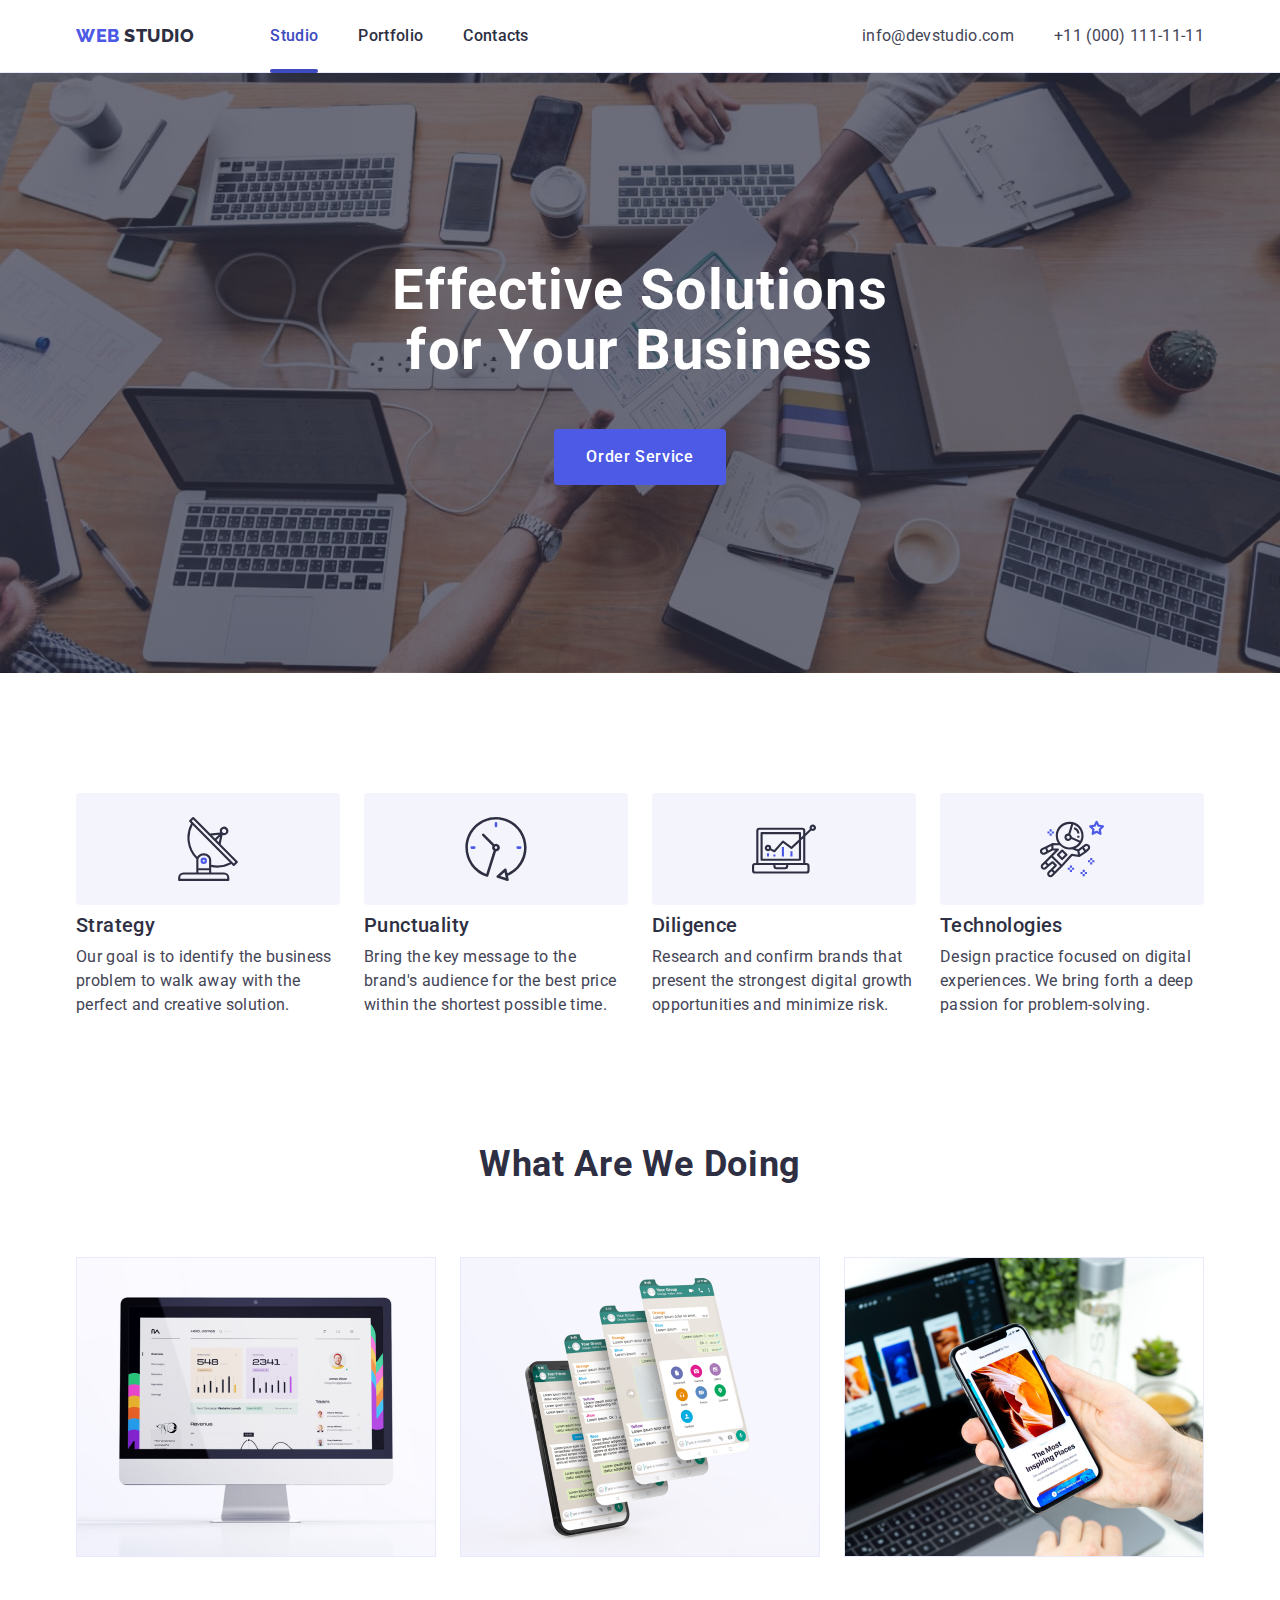
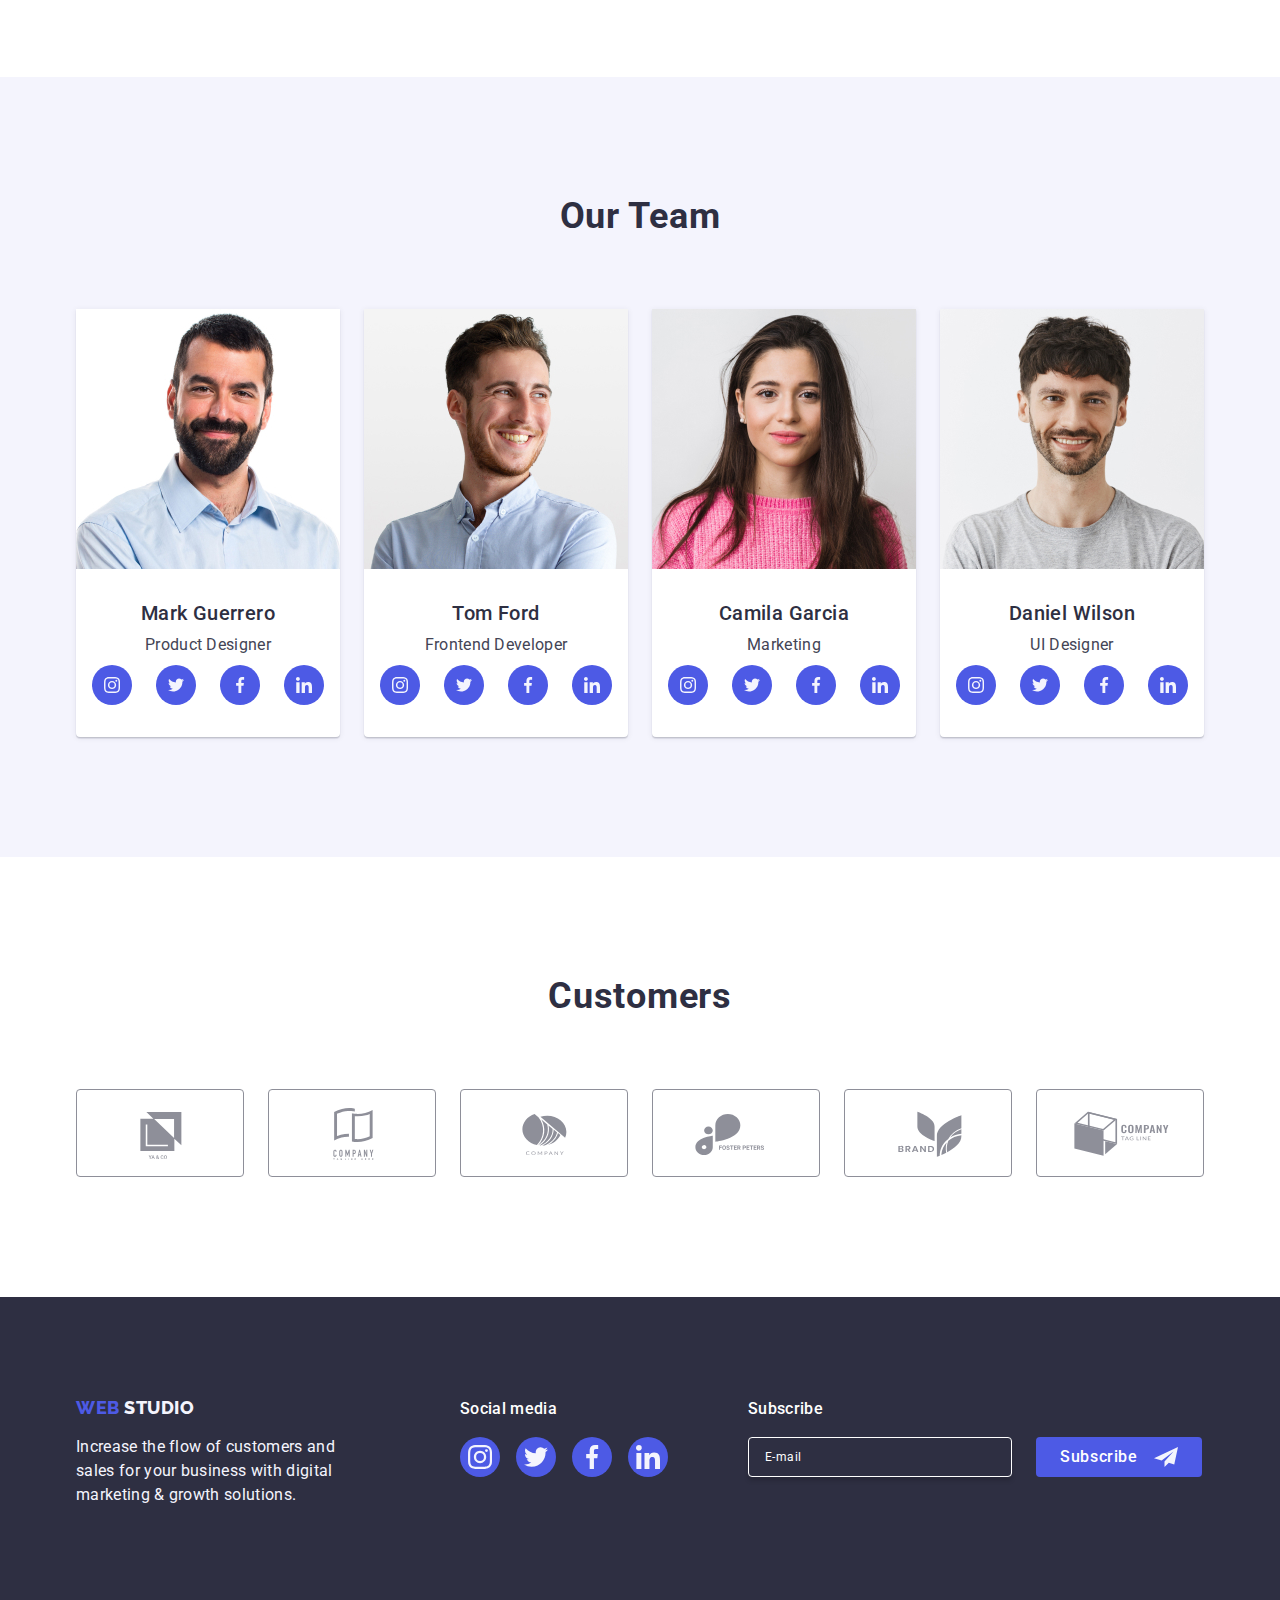
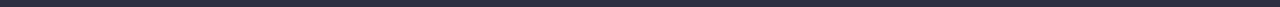
<file: index.html>
<!DOCTYPE html>
<html lang="en">
<head>
    <meta charset="UTF-8">
    <meta name="viewport" content="width=device-width, initial-scale=1.0">
    <title>Main page</title>
    <link rel="preconnect" href="https://fonts.googleapis.com">
    <link rel="preconnect" href="https://fonts.gstatic.com" crossorigin>
    <link href="https://fonts.googleapis.com/css2?family=Raleway:wght@800&family=Roboto:wght@400;500;700&display=swap" rel="stylesheet">
    <link rel="stylesheet" href="https://cdn.jsdelivr.net/npm/modern-normalize@2.0.0/modern-normalize.min.css">
    <link rel="stylesheet" href="./css/styles.css"/>
</head>

<body>
     <header class="main-header"> 
         <div class="navigation container"> 
            <nav class="list"> 
             <a href="./index.html" class="link logo"> Web <span class= "logo-part-two"> Studio </span></a>
                <ul class="list menu">
                    <li> <a href="./index.html" class= "link link-menu current"> Studio </a> </li>
                    <li> <a href="./portfolio.html" class="link link-menu"> Portfolio </a> </li>
                    <li> <a href="#" class="link link-menu"> Contacts </a> </li>
                </ul>    
            </nav>
    
            <address class="address">
                <ul class="list list-nav-portfolio"> 
                    <li> <a href="mailto:info@devstudio.com" class="link contact"> info@devstudio.com </a> </li>
                    <li> <a href="tel:+110001111111" class="link contact">+11 (000) 111-11-11</a> </li>
                </ul>
            </address>
         </div>
    </header> 
        
<main>

    <section class="section-one">
        <div class="container">     
            <h1 class="main-text">Effective Solutions for Your Business </h1>
            <button type="button" class="main-page-button" data-modal-open>Order Service</button>
        </div>
    </section>
   
   
    <section class="section-two-main-page"> 
        <div class="container list-section-two"> 
        <h2 class="visually-hidden">Strenghts</h2>
            <ul class="list section-two"> 
                <li class="list-section-two"> 
                    <div class="icon-section-two">
                        <svg  width="64" height="64">         
                        <use href="./images/icons.svg#icon-antenna">
                        </use>
                        </svg>
                    </div>
                     <h3 class="header-three">Strategy</h3>
                     <p class="paragraph">Our goal is to identify the business problem to walk away with the perfect and creative solution.</p> </li>
                
                <li class="list-section-two"> 
                    <div class="icon-section-two">
                        <svg width="64" height="64">
                            <use href="./images/icons.svg#icon-clock-1">
                            </use>
                        </svg>
                    </div>
                     <h3 class="header-three">Punctuality</h3>
                     <p class="paragraph">Bring the key message to the brand's audience for the best price within the shortest possible time.</p> </li>
                
                <li class="list-section-two"> 
                    <div class="icon-section-two">
                        <svg width="64" height="64">
                            <use href="./images/icons.svg#icon-diagram">
                            </use>
                        </svg>
                    </div>
                     <h3 class="header-three">Diligence</h3>
                     <p class="paragraph">Research and confirm brands that present the strongest digital growth opportunities and minimize risk.</p> </li>

                <li class="list-section-two">  
                <div class="icon-section-two">
                    <svg width="64" height="64">
                        <use href="./images/icons.svg#icon-astronaut">
                        </use>
                    </svg>
                </div>
                 <h3 class="header-three">Technologies</h3>
                 <p class="paragraph">Design practice focused on digital experiences. We bring forth a deep passion for problem-solving.</p></li>
            </ul>
        </div>    
    </section>   

      
    <section class="section-three">
        <div class="container">
            <h2 class="text-wawd">What are we doing</h2>
                <ul class="list spysok-section-three"> 
                    <li class="list-section-three"> <img src="./images/computer.jpg" alt="computer-picture" width="360"/> </li>
                    <li class="list-section-three"> <img src="./images/phone.jpg" alt="phone-picture" width="360"/> </li>
                    <li class="list-section-three"> <img src="./images/compphone.jpg" alt="compphone-picture" width="360"/></li>
                </ul>
        </div>
    </section>
    

    <section class="section-four">
        <div class="container">    
            <h2 class="text-our-team"> Our Team</h2>
            <ul class="list list-section-four"> 
                <li class="section-four-li">   
                <img src="images/mark.jpg" alt="mark.photo" width="264"/>
                <div class="name-job"> 
                <h3 class="header-section-four">Mark Guerrero</h3>
                <p class="paragraph-our-team">Product Designer</p> 
                    <ul class=" list list-socialmedia-icons">
                        <li class="list item-svg-icons"> 
                            <a href="#" class="item-svg-icons-background"> 
                                <svg class="svg-section-four" width="16" height="16">
                                    <use  href="./images/icons.svg#icon-instagram"> </use>
                                </svg> 
                            </a> 
                        </li>
                        <li class="list item-svg-icons"> 
                            <a href="#" class="item-svg-icons-background"> 
                                <svg class="svg-section-four" width="16" height="16">
                                    <use href="./images/icons.svg#icon-twitter"> </use>
                                </svg> 
                            </a> 
                        </li>
                        <li class="list item-svg-icons"> 
                            <a href="#" class="item-svg-icons-background"> 
                                <svg class="svg-section-four" width="16" height="16">
                                    <use href="./images/icons.svg#icon-facebook"> </use>
                                </svg> 
                            </a> 
                        </li>
                        <li class=" list item-svg-icons"> 
                            <a href="#" class="item-svg-icons-background"> 
                                <svg class="svg-section-four" width="16" height="16">
                                    <use href="./images/icons.svg#icon-linkedin"> </use>
                                </svg> 
                            </a> 
                        </li>
                    </ul>
                </div>
                </li>
                
                <li class="section-four-li"> 
                <img src="images/tom.jpg" alt="tom.photo" width="264"/> 
                <div class="name-job">
                <h3 class="header-section-four">Tom Ford</h3>
                <p class="paragraph-our-team">Frontend Developer</p> 
                    <ul class=" list list-socialmedia-icons">
                        <li class="list item-svg-icons">  
                            <a href="#" class="item-svg-icons-background">  
                                <svg class="svg-section-four" width="16" height="16">
                                    <use href="./images/icons.svg#icon-instagram"> </use>
                                </svg> 
                            </a> 
                        </li>
                        <li class="list item-svg-icons"> 
                            <a href="#" class="item-svg-icons-background"> 
                                <svg class="svg-section-four" width="16" height="16">
                                    <use href="./images/icons.svg#icon-twitter"> </use>
                                </svg> 
                            </a> 
                        </li>
                        <li class="list item-svg-icons"> 
                            <a href="#" class="item-svg-icons-background"> 
                                <svg class="svg-section-four" width="16" height="16">
                                    <use href="./images/icons.svg#icon-facebook"> </use>
                                </svg> 
                            </a> 
                        </li>
                       <li class="list item-svg-icons">  
                            <a href="#" class="item-svg-icons-background"> 
                                <svg class="svg-section-four" width="16" height="16">
                                    <use href="./images/icons.svg#icon-linkedin"> </use>
                                </svg> 
                            </a> 
                        </li>
                    </ul>
                </div>
                </li>

                <li class="section-four-li" >
                <img src="images/camila.jpg" alt="camila.photo" width="264"/>
                <div class="name-job">  
                <h3 class="header-section-four">Camila Garcia</h3>
                <p class="paragraph-our-team">Marketing</p>
                    <ul class=" list list-socialmedia-icons">
                        <li class="list item-svg-icons"> 
                            <a href="#" class="item-svg-icons-background"> 
                                <svg class="svg-section-four" width="16" height="16">
                                    <use href="./images/icons.svg#icon-instagram"> </use>
                                </svg> 
                            </a> 
                        </li>
                        <li class="list item-svg-icons"> 
                            <a href="#" class="item-svg-icons-background"> 
                                <svg class="svg-section-four" width="16" height="16">
                                    <use href="./images/icons.svg#icon-twitter"> </use>
                                </svg> 
                            </a> 
                        </li>
                        <li class="list item-svg-icons"> 
                            <a href="#" class="item-svg-icons-background"> 
                                <svg class="svg-section-four" width="16" height="16">
                                    <use href="./images/icons.svg#icon-facebook"> </use>
                                </svg> 
                            </a> 
                        </li>
                        <li class="list item-svg-icons"> 
                            <a href="#" class="item-svg-icons-background"> 
                                <svg class="svg-section-four" width="16" height="16">
                                    <use href="./images/icons.svg#icon-linkedin"> </use>
                                </svg>
                            </a> 
                        </li>
                    </ul>
                </div>
                </li>

                <li class="section-four-li">
                <img src="images/daniel.jpg" alt="daniel.photo" width="264"/>
                <div class="name-job">  
                <h3 class="header-section-four">Daniel Wilson</h3>
                <p class="paragraph-our-team">UI Designer</p> 
                    <ul class=" list list-socialmedia-icons">
                        <li class="list item-svg-icons"> 
                            <a href="#" class="item-svg-icons-background"> 
                                <svg class="svg-section-four" width="16" height="16">
                                    <use href="./images/icons.svg#icon-instagram"> </use> 
                                </svg> 
                            </a> 
                        </li>
                        <li class="list item-svg-icons"> 
                            <a href="#" class="item-svg-icons-background"> 
                                <svg class="svg-section-four" width="16" height="16">
                                    <use href="./images/icons.svg#icon-twitter"> </use>
                                </svg> 
                            </a> 
                        </li>
                        <li class="list item-svg-icons"> 
                            <a href="#" class="item-svg-icons-background"> 
                                <svg class="svg-section-four" width="16" height="16">
                                    <use href="./images/icons.svg#icon-facebook"> </use>
                                </svg> 
                            </a> 
                        </li>
                        <li class="list item-svg-icons"> 
                            <a href="#" class="item-svg-icons-background"> 
                                <svg class="svg-section-four" width="16" height="16">
                                    <use href="./images/icons.svg#icon-linkedin"> </use>
                                </svg> 
                            </a> 
                        </li>
                    </ul>
                    </div>
                </li>
                </ul>
    </div>
    </section>

    <section class="section-five">
        <div class="container"> 
        <h2 class="customers"> Customers </h2>
        <ul class=" list list-customer-section-five">
            <li class="item-customer-section-five"> 
                <a href="#" class="link-section-five"> 
                    <svg  width="104" height="56" class="svg-section-five">
                        <use class="klik" href="./images/icons.svg#icon-Logo-client-one"></use>
                    </svg>
                </a>
            </li>
            <li class="item-customer-section-five">
                <a href="#" class="link-section-five"> 
                    <svg  width="104" height="56" class="svg-section-five">
                        <use class="klik" href="./images/icons.svg#icon-Logo--client-two"></use>
                    </svg>
                </a>
            </li>
            <li class="item-customer-section-five">
                <a href="#" class="link-section-five"> 
                    <svg  width="104" height="56" class="svg-section-five">
                        <use class="klik" href="./images/icons.svg#icon-Logo-client-three"></use>
                    </svg>
                </a>
            </li>
            <li class="item-customer-section-five">
                <a href="#" class="link-section-five"> 
                    <svg width="104" height="56" class="svg-section-five">
                        <use class="klik" href="./images/icons.svg#icon-Logo-client-four"></use>
                    </svg>
                </a>
            </li>
            <li class="item-customer-section-five">
                <a href="#" class="link-section-five"> 
                    <svg  width="104" height="56" class="svg-section-five">
                        <use class="klik" href="./images/icons.svg#icon-Logo-client-five"></use>
                    </svg>
                </a>
            </li>
            <li class="item-customer-section-five">
                <a href="#" class="link-section-five"> 
                    <svg width="104" height="56" class="svg-section-five">
                        <use class="klik" href="./images/icons.svg#icon-Logo-client-six"></use>
                    </svg>
                </a>
            </li>
        </ul>
        </div>
    </section>
</main>

<footer class="footer"> 
    <div class="container container-all-footer"> 
    <div class="container-footer">    
    <a href="index.html" class="link logo-footer"> Web <span class= "logo-part-two-footer"> Studio </span></a> 
    <p class="paragraph-footer">
        Increase the flow of customers and sales for your business with digital marketing & growth solutions.
    </p>
    </div>
    <div class="container-footer-sm">
        <p class="paragraph-footer-socialmedia"> 
            Social media
        </p> 
        <ul class=" list list-footer-socialmedia">
            <li class="item-footer-socialmedia">
                <a href="" class="link link-item-footer">
                    <svg class="svg-footer" width="24" height="24">
                        <use href="./images/icons.svg#icon-instagram"></use>
                    </svg>
                </a>
            </li>
            <li class="item-footer-socialmedia">
                <a href="" class="link link-item-footer">
                    <svg class="svg-footer" width="24" height="24">
                        <use href="./images/icons.svg#icon-twitter"></use>
                    </svg>
                </a>
            </li>
            <li class="item-footer-socialmedia">
                <a href="" class="link link-item-footer">
                    <svg class="svg-footer" width="24" height="24">
                        <use href="./images/icons.svg#icon-facebook"></use>
                    </svg>
                </a>
            </li>
            <li class="item-footer-socialmedia">
                <a href="" class="link link-item-footer">
                    <svg class="svg-footer" width="24" height="24">
                        <use href="./images/icons.svg#icon-linkedin"></use>
                    </svg>
                </a>
            </li>
        </ul>
    </div>
    <div class="container-info"> 
        <p class="paragraph-subscribe">
            Subscribe
        </p>
        <form class="form-container">
            <label class="label-email">
                <input class="input-email" type="email" name="email" placeholder="E-mail"/> 
            </label>
                <button type="submit" class="button-footer-email">
                    Subscribe
                    <svg class="svg-subscribe" width="24" height="24">
                        <use href="./images/icons.svg#icon-Subscribe"></use>
                    </svg>
                </button>
        </form>
    </div>
</div>
</footer>

<div class="container-modal-window is-hidden" data-modal> 
    <div class="modal-window">
            <button class="button-close-modal-window" type="button" data-modal-close> 
                <svg class="svg-modal-button" width="8" height="8">
                    <use href="./images/icons.svg#icon-close-buttom"></use>
                 </svg> 
            </button>
            <p class="modal-window-paragraph">
                Leave your contacts and we will call you back
            </p>

            <form>
                    <div class="form-container-modal-window">
                        <label class="label-name" for="user-name">
                            Name
                        </label>
                            <div class="container-input"> 
                                <input class="input-user-name" id="user-name" name="user-name" type="text"/>
                                <svg class="svg" width="18" height="24"> 
                                    <use href="./images/icons.svg#icon-person">
                                    </use>
                                </svg>
                            </div>
                    </div>

                    <div class="form-container-modal-window">
                        <label class="label-name" for="user-name">
                            Phone
                        </label>
                        <div class="container-input">
                            <input class="input-user-name" id="phone" name="phone-number" type="text" />
                            <svg class="svg" width="18" height="24">
                                <use href="./images/icons.svg#icon-phone">
                                </use>
                            </svg>
                        </div>
                    </div>

                    <div class="form-container-modal-window">
                        <label class="label-name" for="user-name">
                            Email
                        </label>
                        <div class="container-input">
                            <input class="input-user-name" id="email" name="email" type="text" />
                            <svg class="svg" width="18" height="24">
                                <use href="./images/icons.svg#icon-email">
                                </use>
                            </svg>
                        </div>
                    </div>

                    <div class="div-comment container-input">
                        <label class="label-name" for="user-comment">
                            Comment
                        </label>
                        <textarea class="textarea" id="user-comment" name="user-comment" placeholder="Text input"></textarea>
                    </div>

                    <div class="div-checkbox">
                        <input class="input-checkbox visually-hidden" id="user-privacy" type="checkbox" value="true" name="user-privacy"/> 
                        <label class="label-checkbox" for="user-privacy"> 
                           <span class="span-label-checkbox">
                            <svg class="svg-checkbox" width="10" height="8">
                                <use href="./images/icons.svg#icon-icon-done"> </use>
                            </svg>
                           </span> 
                           I accept the terms and conditions of the
                           <a href="#" class="link-pp"> Privacy Policy</a>
                        </label>
                    </div>

                    <button class="button-i-agree" type="button">
                            Send
                    </button>
            </form>
    </div>
    
</div>

<script src="./js/modal.js"></script>
</body>

</html>
</file>
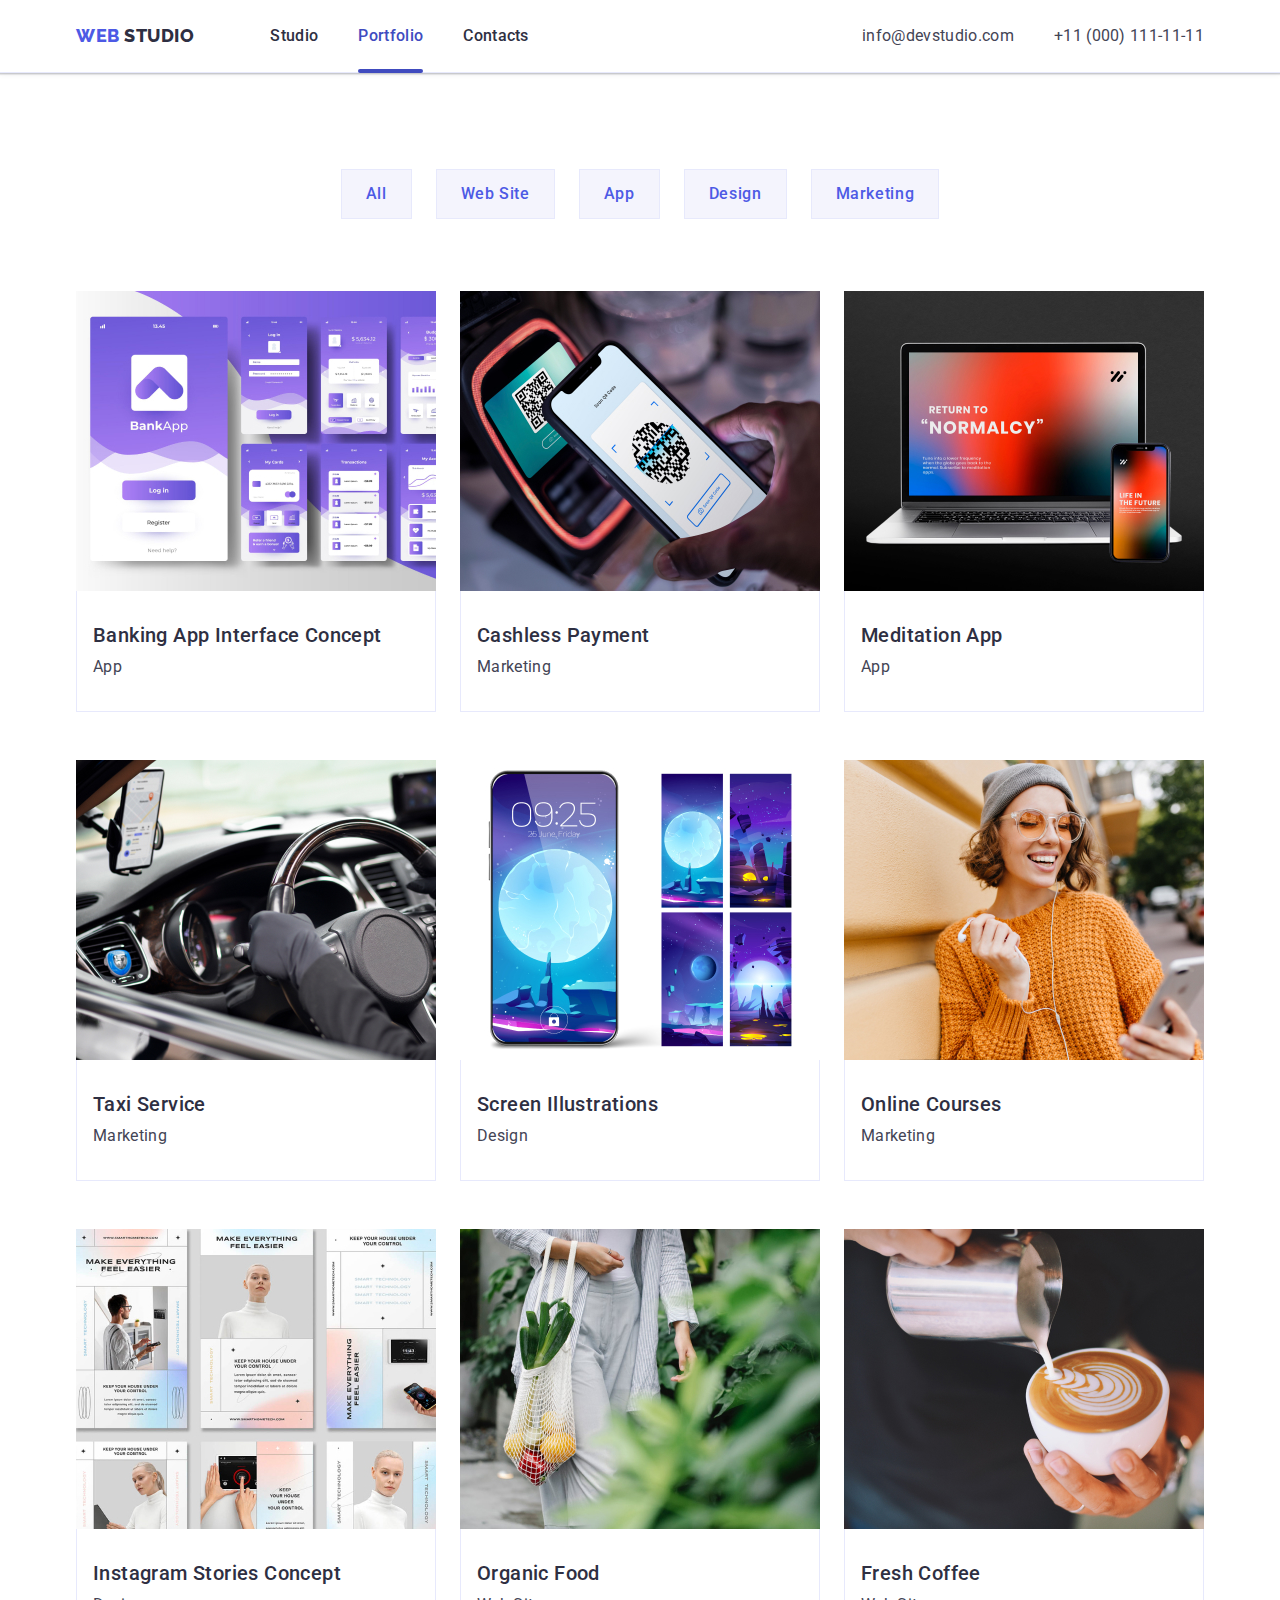
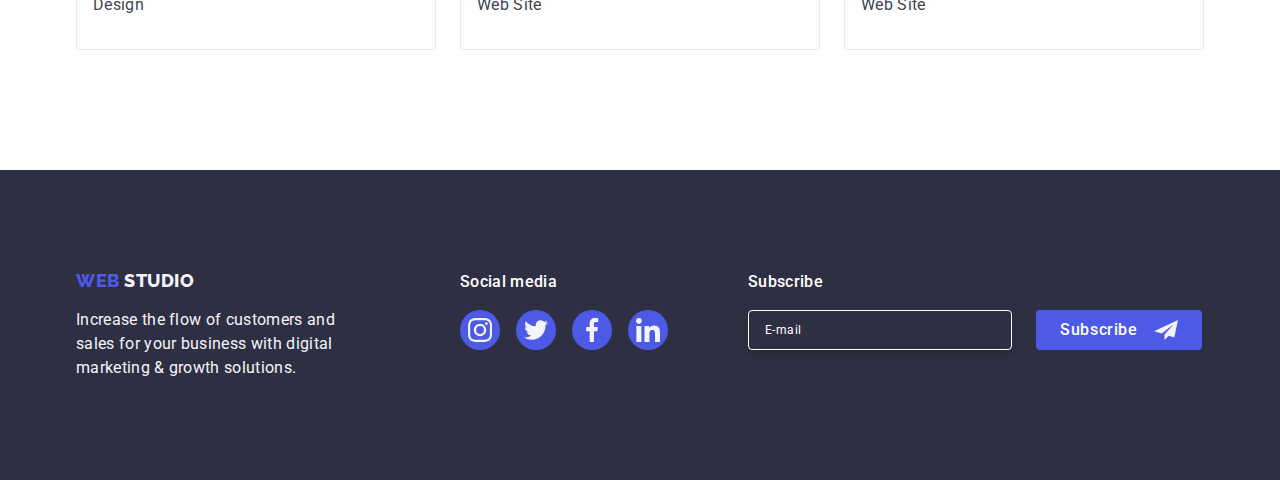
<file: portfolio.html>
<!DOCTYPE html>
<html lang="en">
<head>
    <meta charset="UTF-8">
    <meta name="viewport" content="width=device-width, initial-scale=1.0">
    <title>Portfolio</title>
    <link rel="preconnect" href="https://fonts.googleapis.com">
    <link rel="preconnect" href="https://fonts.gstatic.com" crossorigin>
    <link href="https://fonts.googleapis.com/css2?family=Raleway:wght@800&family=Roboto:wght@400;500;700&display=swap" rel="stylesheet">
    <link rel="stylesheet" href="https://cdn.jsdelivr.net/npm/modern-normalize@2.0.0/modern-normalize.min.css"> 
    <link rel="stylesheet" href="./css/styles.css"/>
    
</head>

<body>

<header class="main-header"> 
    <div class="container navigation">        
     <nav class="list "> 
         <a href="./index.html" class="link logo"> Web <span class= "logo-part-two"> Studio </span></a> 
         <ul class="list menu-navigation-portfolio">
            <li> <a class="link link-menu" href="./index.html" > Studio </a> </li>
            <li> <a class="link link-menu  current" href="./portfolio.html" > Portfolio </a> </li>
            <li> <a href="" class="link link-menu"> Contacts </a> </li>
        </ul>    
    </nav>

<address class="address">
    <ul class="list list-address-portfolio"> 
            <li> <a href="mailto:info@devstudio.com" class="link contact"> info@devstudio.com </a> </li>
            <li> <a href="tel:+110001111111" class="link contact"> +11 (000) 111-11-11</a> </li>
    </ul>
</address>
    </div>  
</header>    

<main>
<section class="section">
<div class="container">       
    <h1 class="visually-hidden"> Portfolio-page</h1>
        <ul class="list list-section-portfolio">    
            <li><button type="button" class="button-portfolio">All</button></li> 
            <li><button type="button" class="button-portfolio">Web Site</button></li> 
            <li><button type="button" class="button-portfolio">App</button></li> 
            <li><button type="button" class="button-portfolio">Design</button></li> 
            <li><button type="button" class="button-portfolio">Marketing</button></li> 
        </ul> 

    <ul class="list list-portfolio"> 
        <li class="list-portfolio-two">   
            <a class="link portfolio-card" href="./index.html">
                    <div class="picture-hover">  
                        <img src="./images/banking-app.jpg" 
                        alt="banking-app-picture" width="360"/> 
                        <p class="paragraph-portfolio-hover"> 
                            14 Stylish and User-Friendly App Design Concepts
                             · Task Manager App 
                             · Calorie Tracker App 
                             · Exotic Fruit Ecommerce App 
                             · Cloud Storage App
                        </p>
                    </div>
                    <div class="container-portfolio">
                    <h2 class="h-two-portfolio">Banking App Interface Concept</h2>
                    <p class="paragraph-portfolio">App</p> 
                </div>
            </a>     
        </li> 
        
        <li class="list-portfolio-two">    
            <a class="link portfolio-card" href="./index.html">
                <div class="picture-hover"> 
                    <img src="./images/phone-payment.jpg" 
                    alt="phone-payment-picture" width="360"/> 
                    <p class="paragraph-portfolio-hover"> 
                        14 Stylish and User-Friendly App Design Concepts
                        · Task Manager App
                        · Calorie Tracker App
                        · Exotic Fruit Ecommerce App
                        · Cloud Storage App</p>
                    </div>
                 <div class="container-portfolio">
                    <h2 class="h-two-portfolio">Cashless Payment</h2> 
                    <p class="paragraph-portfolio">Marketing</p> 
                 </div>
            </a> 
        </li>
     
        <li class="list-portfolio-two">    
            <a class="link portfolio-card" href="./index.html">
                <div class="picture-hover">
                    <img src="./images/meditaion-app.jpg" 
                    alt="meditation-app-picture"  width="360"/> 
                    <p class="paragraph-portfolio-hover">
                        14 Stylish and User-Friendly App Design Concepts
                        · Task Manager App
                        · Calorie Tracker App
                        · Exotic Fruit Ecommerce App
                        · Cloud Storage App </p>
                    </div>
                 <div class="container-portfolio">
                    <h2 class="h-two-portfolio">Meditation App</h2> 
                    <p class="paragraph-portfolio"> App</p>
                </div>
            </a> 
        </li>
    
        <li class="list-portfolio-two">    
            <a class="link portfolio-card" href="./index.html">
                <div class="picture-hover">
                    <img src="./images/taxi-service.jpg" 
                    alt="taxi-service-picture"  width="360"/>
                    <p class="paragraph-portfolio-hover">
                        14 Stylish and User-Friendly App Design Concepts
                        · Task Manager App
                        · Calorie Tracker App
                        · Exotic Fruit Ecommerce App
                        · Cloud Storage App </p>
                    </div>
                <div class="container-portfolio">
                    <h2 class="h-two-portfolio">Taxi Service</h2> 
                    <p class="paragraph-portfolio">Marketing</p>   
                </div> 
            </a> 
        </li>
           
        <li class="list-portfolio-two">    
            <a class="link portfolio-card" href="./index.html">
                <div class="picture-hover">
                    <img src="./images/screen-ilustration.jpg" 
                    alt="screen-ilustration-picture" width="360"/> 
                    <p class="paragraph-portfolio-hover">
                        14 Stylish and User-Friendly App Design Concepts
                        · Task Manager App
                        · Calorie Tracker App
                        · Exotic Fruit Ecommerce App
                        · Cloud Storage App </p>
                    </div>
                 <div class="container-portfolio">
                    <h2 class="h-two-portfolio">Screen Illustrations</h2> 
                    <p class="paragraph-portfolio">Design</p>
                 </div>
            </a> 

        </li>

        <li class="list-portfolio-two"> 
            <a class="link portfolio-card" href="./index.html"> 
                <div class="picture-hover">
                 <img src="./images/online-coursers.jpg" 
                 alt="online-coursers-picture"  width="360"/>
                <p class="paragraph-portfolio-hover">
                    14 Stylish and User-Friendly App Design Concepts
                    · Task Manager App
                    · Calorie Tracker App
                    · Exotic Fruit Ecommerce App
                    · Cloud Storage App</p>
                </div>
                 <div class="container-portfolio">
                    <h2 class="h-two-portfolio">Online Courses</h2> 
                    <p class="paragraph-portfolio">Marketing</p>
                </div>
            </a> 
        </li>
           
        <li class="list-portfolio-two">    
            <a class="link portfolio-card" href="./index.html">
                <div class="picture-hover">
                    <img src="./images/instagram-stories.jpg" 
                    alt="instagram-stories-picture"   width="360"/>
                    <p class="paragraph-portfolio-hover">
                        14 Stylish and User-Friendly App Design Concepts
                        · Task Manager App
                        · Calorie Tracker App
                        · Exotic Fruit Ecommerce App
                        · Cloud Storage App</p>
                    </div>
                 <div class="container-portfolio">
                    <h2 class="h-two-portfolio">Instagram Stories Concept</h2> 
                    <p class="paragraph-portfolio">Design</p>
                </div>
            </a>    
        </li>

        <li class="list-portfolio-two">    
            <a class="link portfolio-card" href="./index.html"> 
                        <div class="picture-hover">
                    <img src="./images/organic-food.jpg" 
                    alt="organic-food-picture"   width="360"/> 
                    <p class="paragraph-portfolio-hover">
                        14 Stylish and User-Friendly App Design Concepts
                        · Task Manager App
                        · Calorie Tracker App
                        · Exotic Fruit Ecommerce App
                        · Cloud Storage App</p>
                    </div>
                <div class="container-portfolio">
                    <h2 class="h-two-portfolio">Organic Food</h2> 
                    <p class="paragraph-portfolio">Web Site</p>
                </div>
            </a> 
        </li>

        <li class="list-portfolio-two">    
            <a class="link portfolio-card" href="./index.html">
                <div class="picture-hover">
                    <img src="./images/coffee-pict.jpg" 
                    alt="coffee-picture"  width="360"/>
                    <p class="paragraph-portfolio-hover">
                        14 Stylish and User-Friendly App Design Concepts
                        · Task Manager App
                        · Calorie Tracker App
                        · Exotic Fruit Ecommerce App
                        · Cloud Storage App</p>
                    </div>
                <div class="container-portfolio">
                    <h2 class="h-two-portfolio">Fresh Coffee</h2> 
                    <p class="paragraph-portfolio">Web Site</p> 
                </div>
            </a> 
        </li>    
    </ul>
</div>
</section>
</main>

<footer class="footer"> 
    <div class="container container-all-footer">
        <div class="container-footer">
            <a href="index.html" class="link logo-footer"> Web <span class="logo-part-two-footer"> Studio </span></a>
            <p class="paragraph-footer">Increase the flow of customers and sales for your business with digital marketing &
                growth solutions.</p>
        </div>
        <div class="container-footer-sm">
            <p class="paragraph-footer-socialmedia">
                Social media
            </p>
            <ul class=" list list-footer-socialmedia">
                <li class="item-footer-socialmedia">
                    <a href="" class="link link-item-footer">
                        <svg class="svg-footer" width="24" height="24">
                            <use href="./images/icons.svg#icon-instagram"></use>
                        </svg>
                    </a>
                </li>
                <li class="item-footer-socialmedia">
                    <a href="" class="link link-item-footer">
                        <svg class="svg-footer" width="24" height="24">
                            <use href="./images/icons.svg#icon-twitter"></use>
                        </svg>
                    </a>
                </li>
                <li class="item-footer-socialmedia">
                    <a href="" class="link link-item-footer">
                        <svg class="svg-footer" width="24" height="24">
                            <use href="./images/icons.svg#icon-facebook"></use>
                        </svg>
                    </a>
                </li>
                <li class="item-footer-socialmedia">
                    <a href="" class="link link-item-footer">
                        <svg class="svg-footer" width="24" height="24">
                            <use href="./images/icons.svg#icon-linkedin"></use>
                        </svg>
                    </a>
                </li>
            </ul>
        </div>
        <div class="container-info">
            <p class="paragraph-subscribe">
                Subscribe
            </p>
            <form class="form-container">
                <label class="label-email">
                    <input class="input-email" type="email" name="email" placeholder="E-mail" />
                </label>
                <button type="submit" class="button-footer-email">
                    Subscribe
                    <svg class="svg-subscribe" width="24" height="24">
                        <use href="./images/icons.svg#icon-Subscribe"></use>
                    </svg>
                </button>
            </form>
        </div>
    </div>
</footer>

</body>

</html>
</file>
<file: css/styles.css>
/*=====Main CHATACTERISTICK======*/
.list{
    list-style: none;
    text-decoration: none;
    display: flex;
    align-items: center;
}

.link{
    text-decoration: none;     
}

:root {
    --text-color: #2E2F42;
    --firstword-text-color: #4D5AE5;
    --background-color: #404bbf;
    --backgroud-color: #2e2f42;
    --paragraph-color: #434455;
    --white-color: #F4F4FD;
    --body-color: #FFFFFF;
    --svg-color:#f4f4fd;
    --a-color:#8e8f99;

}

body {
    font-family: "Roboto", sans-serif;
    color: #434455;
    background-color: var(--body-color);
    letter-spacing: 0.02em;
}

img {
    display: block;
}

*{
    box-sizing: border-box;
}

h1,h2,h3,h4,p {
    margin-top:0;
    margin-bottom: 0;
}

ol, ul{
    margin-top: 0;
    margin-bottom: 0;
    padding-left: 0;
}


.visually-hidden{
    position: absolute;
    width: 1px;
    height: 1px;
    margin: -1px;
    border: 0;
    padding: 0;
    white-space: nowrap;
    clip-path: inset(100%);
    clip: rect(0 0 0 0);
    overflow: hidden;
}
/*=====End-Main CHATACTERISTICK======*/




/*=====HEADER-MAIN-PAGE=====*/

.main-header{
    border-bottom: 1px solid #e7e9fc;
    box-shadow: 0px 2px 1px rgba(46, 47, 66, 0.08), 0px 1px 1px rgba(46, 47, 66, 0.16), 0px 1px 6px rgba(46, 47, 66, 0.08);

}
    
.navigation{
    width: 1154px;
    height: 72px;
    display: flex;
    justify-content: space-between;
    align-items: center;
    flex-direction: row;
}

.menu {
    display: flex;
    gap: 40px;
}

.logo {
    color: var(--firstword-text-color);
    font-family: Raleway, sans-serif;
    font-size: 18px;
    font-style: normal;
    font-weight: 800;
    letter-spacing: 0.03em;
    text-transform: uppercase;
    text-decoration: none;
    line-height: 1.17;
    margin-right: 76px;
    gap: 40px;
}

.logo-part-two {
    color: var(--text-color);
}

.link-menu{
    color: #2E2F42;
    font-size: 16px;
    font-weight: 500;
    line-height: 1.5;
    letter-spacing: 0.02em;
    padding: 24px 0;
    position: relative;
    transition: color 250ms cubic-bezier(0.4, 0, 0.2, 1);
    display: block;
}



.current {
    position: relative;
    color: #404bbf;
}

.current::after {
    content: "";
    width: 100%;
    height: 4px;
    position: absolute;
    left: 0;
    bottom: -1px;
    border-radius: 2px;
    background-color: #404bbf;
    }


.address {
    font-style: normal;
    margin-left: auto;
    display: flex;
    gap: 40px;
}


.list-nav-portfolio{
    gap: 40px;
    display: flex;
}

.contact {
    color: #434455;
    font-family: Roboto, sans-serif;
    font-size: 16px;
    font-style: normal;
    font-weight: 400;
    line-height: 24px;
    letter-spacing: 0.32px;
    text-decoration: none;
    transition: color 250ms cubic-bezier(0.4, 0, 0.2, 1);
}

.contact:hover,
.contact:focus {
    color: #404bbf
}

/*=====END-HEADER-MAIN-PAGE=====*/



/*main*/


/*=====SECTION-1=====*/
.section-one {
    background-color: #2e2f42;
    margin-left: auto;
    margin-right: auto;
    padding: 188px 0;
    
    background-image: linear-gradient(rgba(46,47,66,0.70), rgba(46, 47, 66, 0.70)), url(../images/people-office.jpg);
    max-width: 1440px;
    background-repeat: no-repeat;
    background-position: center;
    background-size: cover;
}

.main-text {
    color: #ffffff;
    text-align: center;
    font-size: 56px;
    font-weight: 700;
    line-height: 1.07;
    letter-spacing: 0.02em;
    max-width: 496px; 
    margin-left: auto;
    margin-right: auto;
    margin-bottom: 48px;;
}

.main-page-button {
    background-color: var(--firstword-text-color);
    color: #ffffff;
    font-size: 16px;
    font-weight: 500;
    line-height: 1.5;
    letter-spacing: 0.04em;
    display: block;
    min-width: 169px;
    height: 56px;
    border: none;
    border-radius: 4px;
    cursor: pointer;
    padding:16px 32px;
    min-width: 169px;
    height: 56px;
    margin-left: auto;
    margin-right: auto;
    transition: background-color 250ms cubic-bezier(0.4, 0, 0.2, 1);
}

.main-page-button:hover,
.main-page-button:focus {
    background-color: #404BBF
}
/*=====END-SECTION-1=====*/



/*=====SECTION-2=====*/
.section-two-main-page{
    padding: 120px 0;
}

.header-three{
    color: var(--text-color);
    font-family: Roboto;
    font-size: 20px;
    font-style: normal;
    font-weight: 500;
    line-height: 1.2;
    letter-spacing: 0.4px;
    margin-bottom: 8px;
}

.section-two {
    display: flex;
    gap: 24px;
}

.icon-section-two {
    display: flex;
    align-items: center;
    justify-content: center;
    background-color: #f4f4fd;
    height: 112px;
    width: 264px;
    border-radius: 4px;
    margin-bottom: 8px;
}

.list-section-two {
    width: calc((100% - 72px) / 4);
}

.paragraph {
    color: var(--paragraph-color);
    font-family: Roboto, sans-serif;
    font-size: 16px;
    font-style: normal;
    font-weight: 400;
    line-height: 1.5;
    letter-spacing: 0.32px;
    margin-bottom: 8px;
}
/*=====END-SECTION-2=====*/



/*=====SECTION-3=====*/
.section-three {
    padding-bottom: 120px;
}

.text-wawd {
    color: var(--text-color);
    text-align: center;
    font-size: 36px;
    font-weight: 700;
    line-height: 1.11;
    letter-spacing: 0.02em;
    text-transform: capitalize;
    margin-bottom: 72px;
}

.spysok-section-three {
    display: flex;
    gap: 24px;
}

.list-section-three {
    width: calc((100% - 48px) / 3);
}
/*=====END-SECTION-3=====*/


/*=====SECTION-4=====*/
.section-four {
    background-color: #F4F4FD;
    padding: 120px 0;
    gap:32px;
}

.text-our-team {
    color: var(--text-color);
    text-align: center;
    font-size: 36px;
    font-style: normal;
    font-weight: 700;
    line-height: 1.11;
    letter-spacing: 0.02em;
    text-transform: capitalize;
    margin-bottom: 72px;
}

.list-section-four {
    display: flex;
    gap: 24px;
}

.section-four-li {
    background-color: #FFFFFF;
    border-radius: 0px 0px 4px 4px;
    width: calc((100% - 72px) / 4);
    box-shadow: 0px 1px 6px rgba(46, 47, 66, 0.08), 0px 1px 1px rgba(46, 47, 66, 0.16), 0px 2px 1px rgba(46, 47, 66, 0.08);
    transition: background-color 250ms cubic-bezier(0.4, 0, 0.2, 1);
}

.list-socialmedia-icons {
    display: flex;
    justify-content: center;
    gap: 24px;
    transition: background-color 250ms cubic-bezier(0.4, 0, 0.2, 1);
}

.item-svg-icons{
    width:40px;
    height:40px;

    transition: background-color 250ms cubic-bezier(0.4, 0, 0.2, 1);
}

.item-svg-icons-background {
    width:100%;
    height:100%;
    background-color:var(--firstword-text-color);
    border-radius:50%;
    display: flex;
    align-items: center;
    justify-content: center;
    transition: background-color 250ms cubic-bezier(0.4, 0, 0.2, 1);
}

.item-svg-icons-background:hover, .item-svg-icons-background:focus{
    background-color: #404bbf;
}

.name-job {
    padding: 32px 0;
}

.svg-section-four{
   fill: #f4f4fd;
}

.header-section-four {
    color: var(--text-color);
    text-align: center;
    font-family: Roboto, sans-serif;
    font-size: 20px;
    font-style: normal;
    font-weight: 500;
    line-height: 1.2;
    letter-spacing: 0.02em;
    margin-bottom: 8px;
}

.paragraph-our-team {
    color: var(--paragraph-color);
    text-align: center;
    font-family: Roboto;
    font-size: 16px;
    font-style: normal;
    font-weight: 400;
    line-height: 1.5;
    letter-spacing: 0.02em;
    margin-bottom: 8px;
}
/*=====END-SECTION-4=====*/

/*=====SECTION-FIVE=====*/
.section-five{
    /*color:var(--a-color);*/
    padding-top: 120px;
    margin-bottom: 120px;;
    text-align: center;
    font-size: 36px;
    font-weight: 700;
    line-height: 1. 11;
    letter-spacing: 0.72px;
    text-transform: capitalize;
}

.customers{
    font-size: 36px;
    line-height: 1.11;
    margin-bottom: 72px;
    color:var(--text-color);
}

.list-customer-section-five{
    display: flex;
    gap:24px;
}

.item-customer-section-five{
    width: calc((100% - 120px) / 6);
    height: 88px;
}

.link-section-five { 
    color: #8E8F99;
    width: 100%;
    height: 100%;
    border: 1px solid  #8E8F99;
    display: flex;
    align-items: center;
    justify-content: center;
    border-radius: 4px;
    transition: border-color 250ms cubic-bezier(0.4, 0, 0.2, 1),
    color 250ms cubic-bezier(0.4, 0, 0.2, 1);
}

.svg-section-five {
    fill: currentColor;
}

.link-section-five:hover, .link-section-five:focus{
    border-color:#404bbf;
    color:#404bbf;
}

/*=====FOOTER=====*/

.footer {
    background-color: var(--backgroud-color);
    padding: 100px 0;
}

.container-all-footer {
    align-items: baseline;
    display: flex;
}

.logo-footer {
    color: var(--firstword-text-color);
    font-family: Raleway, sans-serif;
    font-size: 18px;
    font-style: normal;
    font-weight: 800;
    letter-spacing: 0.03em;
    text-transform: uppercase;
    text-decoration: none;
    line-height: 1.17;
    display: inline-block;
    margin-bottom: 17px;
}

.logo-part-two-footer {
    color: #f4f4fd;
}

.paragraph-footer {
    color: var(--white-color);
    font-size: 16px;
    font-weight: 400;
    line-height: 1.5;
    letter-spacing: 0.02em;
}

.container-footer {
    width: 264px;
    margin-right: 120px;
}

.paragraph-footer-socialmedia {
    color: var(--body-color);
    font-size: 16px;
    font-weight: 500;
    line-height: 1.5;
    letter-spacing: 0.02em;
    margin-bottom: 16px;
}

.list-footer-socialmedia {
    display: flex;
    gap: 16px;
    align-items: center;
    justify-content: center;
}

.item-footer-socialmedia {
    width: 40px;
    height: 40px;
    transition: background-color 250ms cubic-bezier(0.4, 0, 0.2, 1);
}

.link-item-footer {
    width: 100%;
    height: 100%;
    border-radius: 50%;
    background-color: var(--firstword-text-color);
    display: flex;
    align-items: center;
    justify-content: center;
    transition: background-color 250ms cubic-bezier(0.4, 0, 0.2, 1);
}

.link-item-footer:focus,
.link-item-footer:hover {
    background-color: #31d0aa;
}

.svg-footer {
    fill: var(--svg-color);
}


.input-email{
    width: 264px;
    height: 40px;
    border: 1px solid #ffffff;
    background-color: transparent;
    font-size: 12px;
    line-height: 1.5;
    letter-spacing: 0.04em;
    padding-left: 16px;
    box-shadow: 0px 4px 4px 0px rgba(0, 0, 0, 0.15);
    border-radius: 4px;
    color: #ffffff;
}

.paragraph-subscribe{
    color: #ffffff;
    font-size: 16px;
    line-height: 2;
    letter-spacing: 0.02em;
    margin-bottom: 16px;
    font-weight: 500;
    line-height: 1.5;

}

.input-email::placeholder{
     color: #ffffff;
}

.container-info{
    background-color: var(--backgroud-color);
    margin-left:80px;
}

.form-container{
    display: flex;
    gap: 24px;
}

.button-footer-email{
    color: #ffffff;
    font-size: 16px;
    font-weight: 500;
    line-height: 1.5;
    letter-spacing: 0.04em;

    cursor: pointer;
    display: inline-flex;
    border-radius: 4px;
    padding: 8px 24px;
    align-items: center;
    justify-content: center;
    height: 40px;
    min-width: 165px;
    border: none;
    background-color: #4D5AE5;
}

.svg-subscribe{
    fill: var(--svg-color);
    margin-left: 16px;
}
/*=====END-FOOTER=====*/

/*======MODAL-WINDOW=====*/

.container-modal-window{
    position: fixed;
    top: 0;
    left: 0;
    width: 100%;
    height: 100%;
    background-color: rgba(46, 47, 66, 0.4);
    transition: opacity 250ms cubic-bezier(0.4, 0, 0.2, 1), visibility 250ms cubic-bezier(0.4, 0, 0.2, 1);
}

.modal-window{
    position: absolute;
    top:50%;
    left:50%;
    transform: translate(-50%, -50%) scale(1);
    width: 408px;
    min-height: 584px;
    background: #fcfcfc;
    box-shadow: 0px 1px 1px rgba(0, 0, 0, 0.14), 0px 1px 3px rgba(0, 0, 0, 0.12), 0px 2px 1px rgba(0, 0, 0, 0.2);
    border-radius: 4px;
    transition: transform 250ms cubic-bezier(0.4, 0, 0.2, 1);
    padding: 72px 24px 24px 24px;
}

.button-close-modal-window{
    position: absolute;
    top: 24px;
    right:24px;
    width: 24px;
    height:24px;
    border-radius: 50%;
    display: flex;
    align-items: center;
    justify-content: center;
    background-color: #e7e9fc;
    border: 1px solid rgba(0, 0, 0, 0.1);
    padding: 0;
    cursor: pointer;
    transition: background-color 250ms cubic-bezier(0.4, 0, 0.2, 1), border 250ms cubic-bezier(0.4, 0, 0.2, 1);
}

.button-close-modal-window:hover,
.button-close-modal-window:focus{
    background-color: #404bbf;
    border: none;
    fill: #ffffff;
}

.svg-modal-button{
    transition: fill 250ms cubic-bezier(0.4, 0, 0.2, 1);
}

.is-hidden {
    visibility: hidden;
    pointer-events: none;
    opacity: 0;
}


.modal-window-paragraph{
    color: var(--text-color);
    text-align: center;
    font-size: 16px;
    font-weight: 500;
    line-height: 1.5;
    letter-spacing: 0.02em;

    margin-bottom: 16px;
}

.form-container-modal-window{
     margin-bottom: 8px;
}

.label-name{
    color: var(--a-color);
    font-size: 12px;
    font-weight: 400;
    line-height: 1.17;
    letter-spacing: 0.04em;

    display: block;
    margin-bottom: 4px;
}

.container-input{
    position: relative;
}

.input-user-name{
    width: 100%;
    height: 40px;
    border: 1px solid rgba(46, 47, 66, 0.4);
    border-radius: 4px;
    background-color: transparent;
    padding-left: 38px;
    outline: transparent;
    transition: border-color 250ms cubic-bezier(0.4, 0, 0.2, 1);
}

.input-user-name:focus{
    border-color: #4D5AE5;
}

.svg{
    fill:#2E2F42;
    position:absolute;
    left: 16px;
    top: 50%;
    transform: translateY(-50%);
    transition: fill 250ms cubic-bezier(0.4, 0, 0.2, 1);
}

.div-comment{
    margin-bottom: 16px;
}

.textarea{
    width: 100%;
    color: rgba(46, 47, 66, 0.4);
    font-size: 12px;
    font-weight: 400;
    line-height: 1.17;
    letter-spacing: 0.04em;
    border-radius: 4px;
    background-color: transparent;
    padding: 8px 16px;
    outline: transparent;
    resize: none;
    transition: border-color 250ms cubic-bezier(0.4, 0, 0.2, 1);
    border: 1px solid rgba(46, 47, 66, 0.4);
    height: 120px;
}

.textarea:focus {
    border-color: #4D5AE5;
}

.div-checkbox{
    margin-bottom: 24px;
}

.label-checkbox{
    display: block;
    font-size: 12px;
    font-weight: 400;
    line-height: 1.17;
    letter-spacing: 0.04em;
    color:var(--a-color);
}

.span-label-checkbox{
    width: 16px;
    height: 16px;
    border: 1px solid rgba(46, 47, 66, 0.4);
    border-radius: 2px;
    transition: background-color 250ms cubic-bezier(0.4, 0, 0.2, 1), border 250ms cubic-bezier(0.4, 0, 0.2, 1), fill 250ms cubic-bezier(0.4, 0, 0.2, 1);
    display: inline-flex;
    align-items: center;
    justify-content: center;
    fill: transparent;
}

.input-user-name:focus+.svg {
    fill: #4D5AE5;
}

.input-checkbox:checked + .label-checkbox > .span-label-checkbox{
    background-color: var(--background-color);
    border: none;
    fill: var(--white-color);
}

.link-pp{
    color: var(--firstword-text-color);
}


.button-i-agree{
    display: block;
    padding: 16px 32px;
    min-width: 169px;
    height: 56px;
    background-color: #4D5AE5;
    cursor: pointer;
    border-radius: 4px;
    border:none;
    box-shadow: 0px 4px 4px 0px rgba(0, 0, 0, 0.15);
    color: #ffffff;
    text-align: center;
    font-size: 16px;
    font-weight: 500;
    line-height: 1.5;
    letter-spacing: 0.04em;
    font-family: "Roboto", sans-serif;
    transition: background-color 250ms cubic-bezier(0.4, 0, 0.2, 1);
    margin-left: auto;
    margin-right: auto;
    
}
/*=====END MODAL-WINDOW=====*/



/*=====PORTFOLIO-PAGE=====*/
/*=====header portfolio=====*/

/*+main header*/

.navigation-portfolio{
    display: flex;
    width: 1158px;
    height: 72px;
}

.list-navigation-portfolio {
    display: flex;
    align-items: center;
}

/*+logo*/

/*+logo-part-two*/

.menu-navigation-portfolio {
    display: flex;
    gap: 40px;
}

.item-link-menu {
    display: flex;
    gap: 40px;
}

/*+link-menu*/

.container{
    width: 1158px;
    margin: 0 auto;
    padding: 0 15px;
}

/*+address*/
.list-address-portfolio{
    gap:40px;
    display: flex;
}

/*+contact*/



/*=====main-page-portfolio=====*/

/*=====UL-first=====*/
.section{
    padding-top: 96px;
    padding-bottom: 120px;
}

.button-portfolio {
    color: var(--firstword-text-color);
    background-color: var(--white-color);
    text-align: center;
    font-family: Roboto, sans-serif;
    font-size: 16px;
    font-style: normal;
    font-weight: 500;
    line-height: 1.5;
    letter-spacing: 0.04em;
    cursor: pointer;
    padding: 12px 24px;
    border: 1px solid #e7e9fc;
    transition: color 250ms cubic-bezier(0.4, 0, 0.2, 1),
        background-color 250ms cubic-bezier(0.4, 0, 0.2, 1),
        border-color 250ms cubic-bezier(0.4, 0, 0.2, 1),
        box-shadow 250ms cubic-bezier(0.4, 0, 0.2, 1);
}


.button-portfolio:hover,
.button-portfolio:focus {
    color: #FFFFFF;
    background-color: #404BBF;
    border: 1px solid transparent;
    border-radius: 4px;
    box-shadow: 0px 3px 1px rgba(0, 0, 0, 0.1), 0px 2px 1px rgba(0, 0, 0, 0.08), 0px 2px 2px rgba(0, 0, 0, 0.12);
}

/*ul-two*/
.list-portfolio {
    display: flex;
    flex-wrap: wrap;
    column-gap: 24px;
    row-gap: 48px;
}

 .list-portfolio-two {
    width: calc((100% - 48px) / 3);
    transform: translateY(0%);
    transition: box-shadow 250ms cubic-bezier(0.4, 0, 0.2, 1);
}

.list-section-portfolio {
    display: flex;
    justify-content: center;
    gap: 24px;
    margin-bottom: 72px;
}


.portfolio-card {
    display: block;
    transition: box-shadow 250ms cubic-bezier(0.4, 0, 0.2, 1);
}

.portfolio-card:focus,
.portfolio-card:hover {
    box-shadow: 0px 1px 6px rgba(46, 47, 66, 0.08), 0px 1px 1px rgba(46, 47, 66, 0.16), 0px 2px 1px rgba(46, 47, 66, 0.08);
    transform: translateY(0%);
}

.portfolio-card:focus .paragraph-portfolio-hover,
.portfolio-card:hover .paragraph-portfolio-hover{
    box-shadow: 0px 1px 6px rgba(46, 47, 66, 0.08), 0px 1px 1px rgba(46, 47, 66, 0.16), 0px 2px 1px rgba(46, 47, 66, 0.08);
    transform: translateY(0%);
}

.container-portfolio {
    padding: 32px 16px;
    border: 1px solid #e7e9fc;
    border-top: none;
}

.h-two-portfolio {
    color: var(--text-color);
    font-family: Roboto;
    font-size: 20px;
    font-style: normal;
    font-weight: 500;
    line-height: 1.2;
    letter-spacing: 0.4px;
    margin-bottom: 8px;
}

.link>.h-two-portfolio {
    color: var(--text-color);
    font-family: Roboto, sans-serif;
    font-size: 20px;
    font-style: normal;
    font-weight: 500;
    line-height: 1.2;
    letter-spacing: 0.02em;
}

.paragraph-portfolio {
    color: var(--paragraph-color);
    font-family: Roboto, sans-serif;
    font-size: 16px;
    font-style: normal;
    font-weight: 400;
    line-height: 1.5;
    letter-spacing: 0.02em;
}

.picture-hover {
    position: relative;
    overflow: hidden;
}

.paragraph-portfolio:focus,
.paragraph-portfolio:hover {
    transform: translateY(100%);
    transition: transform 250ms cubic-bezier(0.4, 0, 0.2, 1);
}

.paragraph-portfolio-hover {
    position: absolute;
    top: 0;
    font-size: 16px;
    line-height: 1.5;
    letter-spacing: 0.02em;
    color:var(--svg-color);
    padding: 40px 32px;
    background-color: #4d5ae5;
    height:100%;
    width:100%;
    overflow: hidden;
    transform: translateY(100%);
    transition: transform 250ms cubic-bezier(0.4, 0, 0.2, 1);
}



/*+footer*/
</file>
